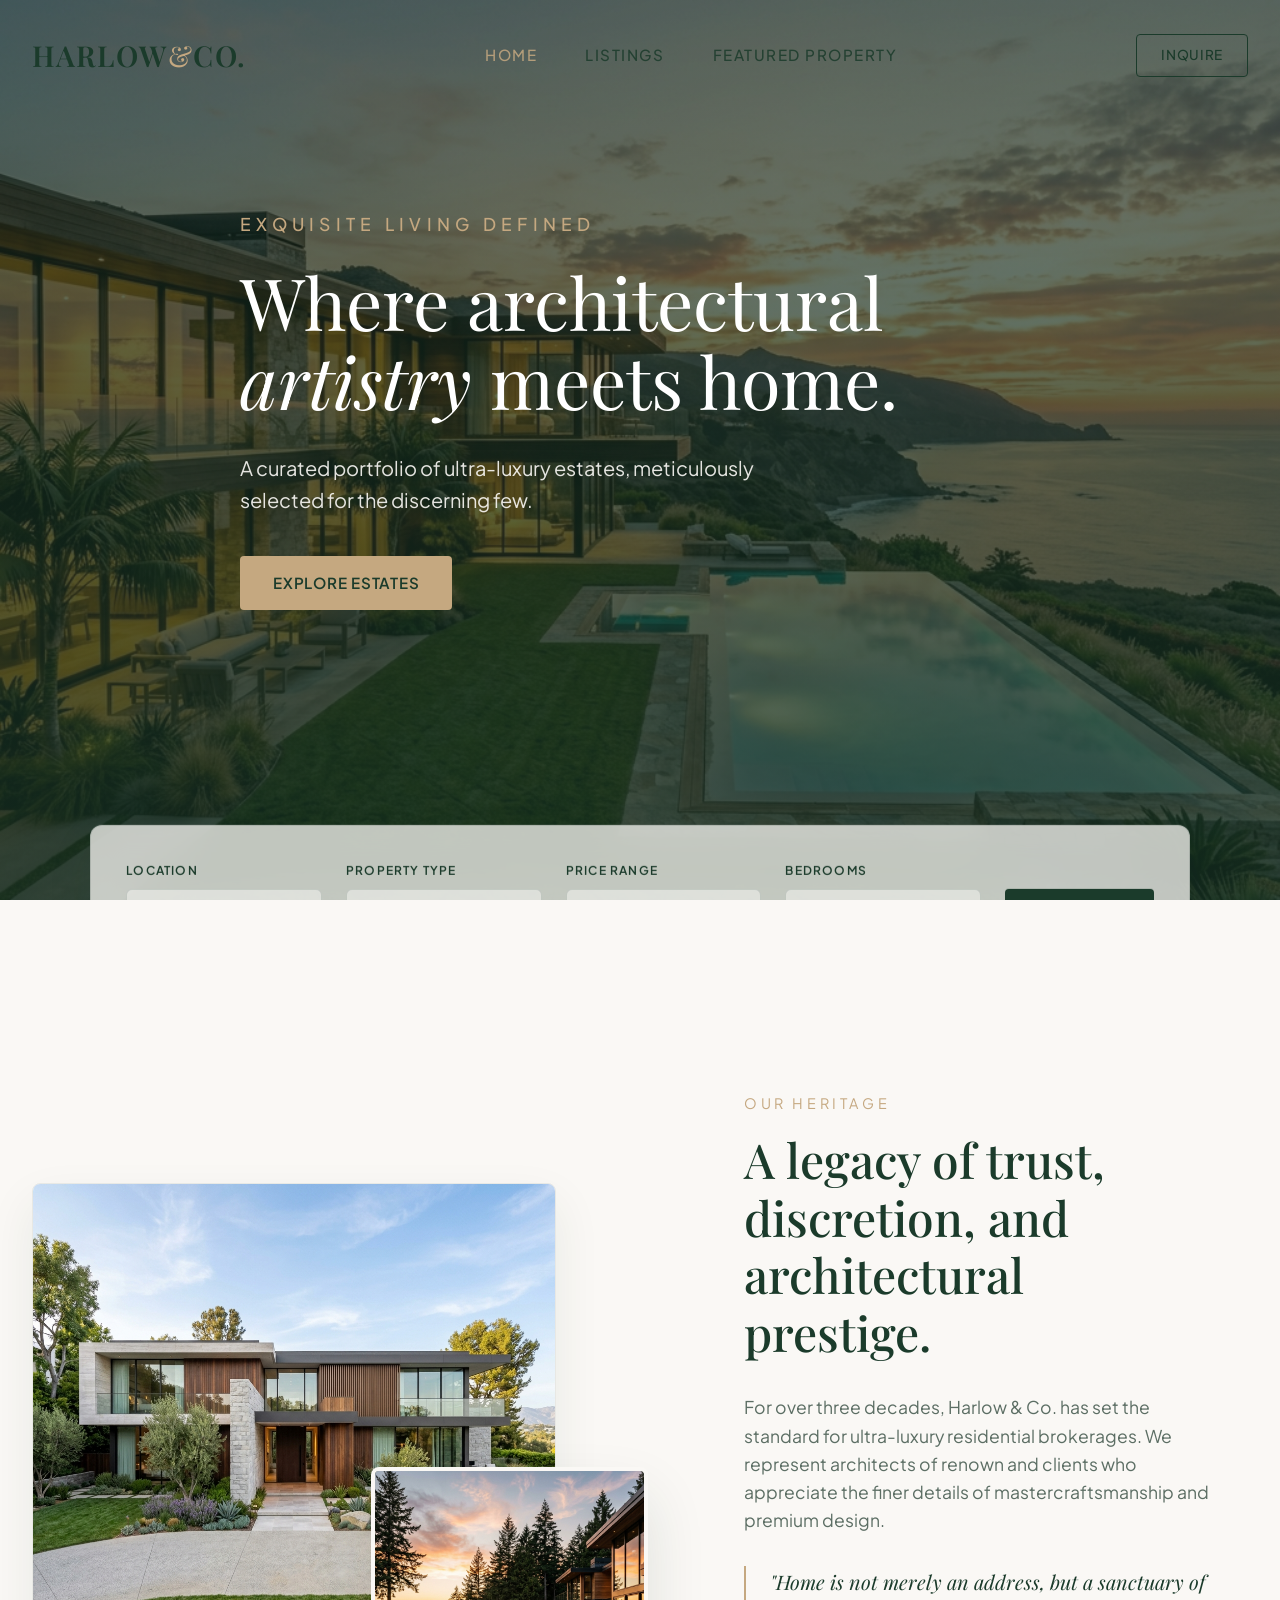
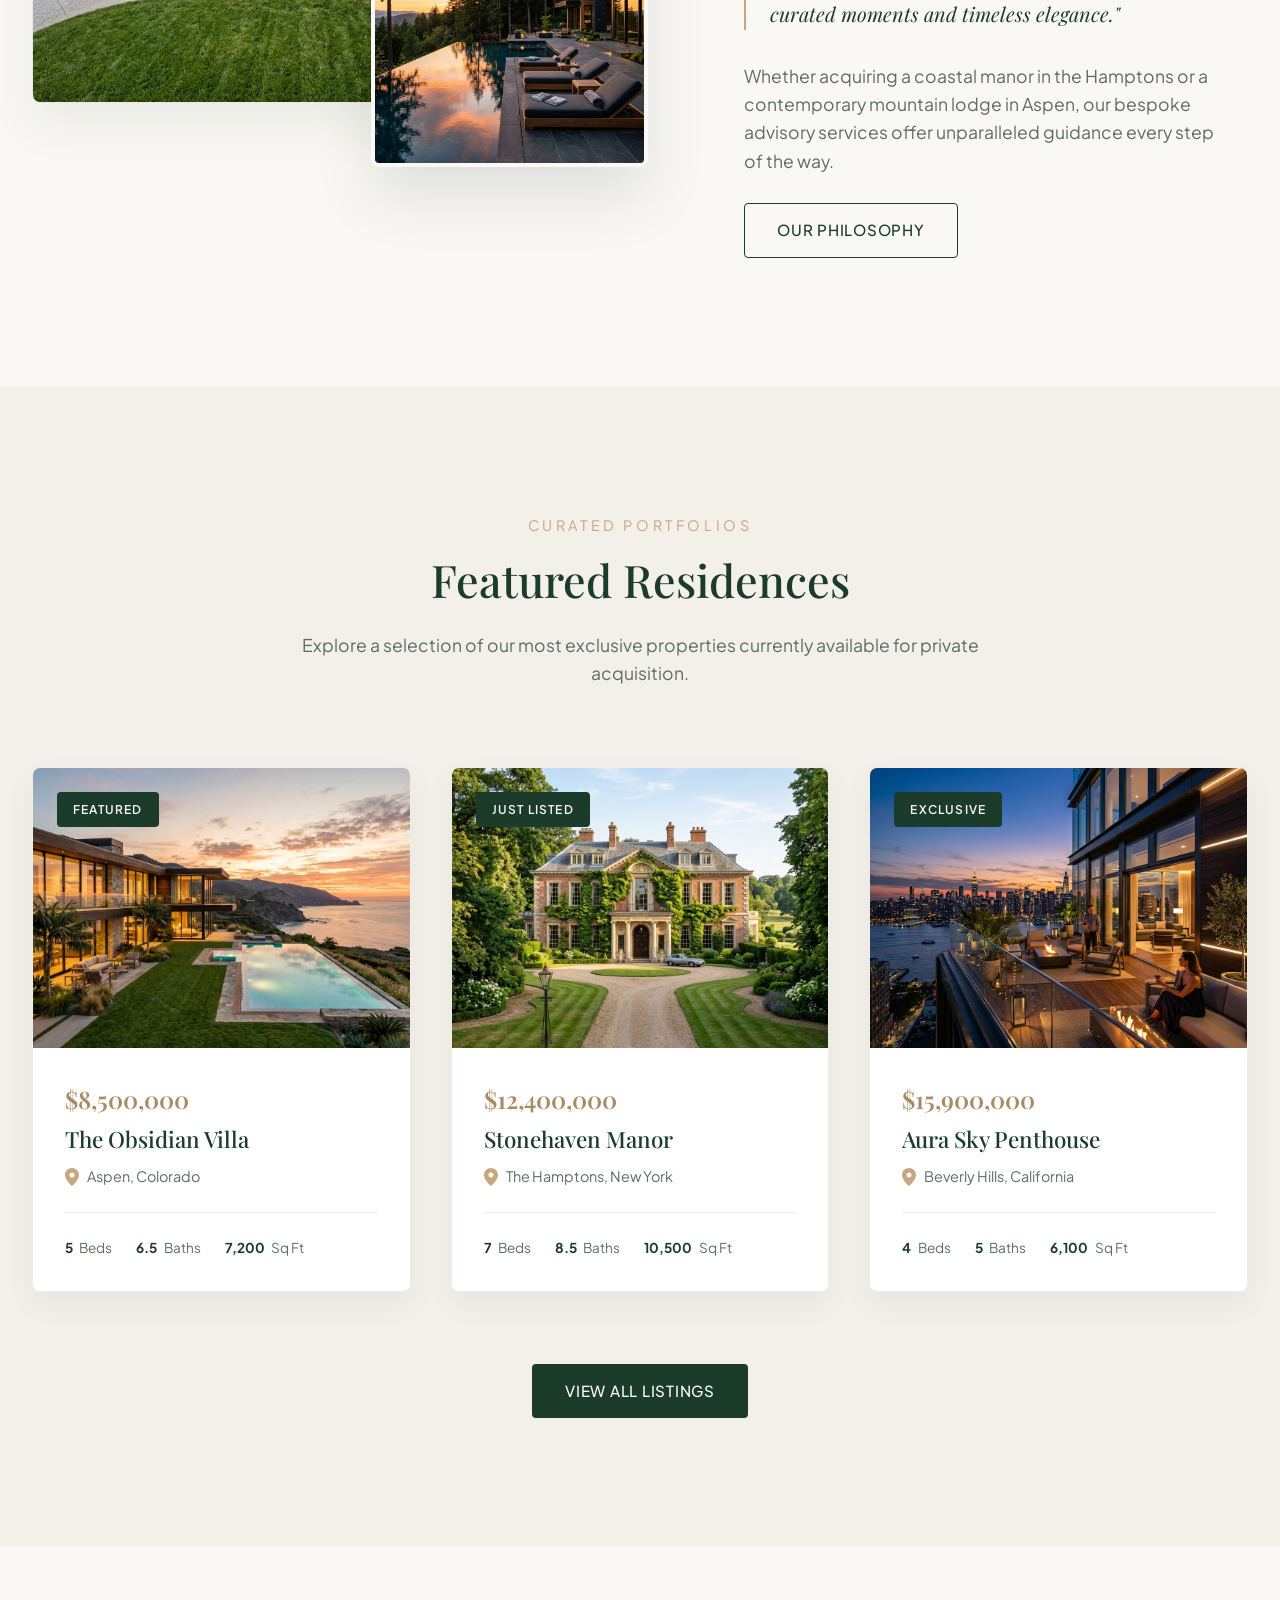
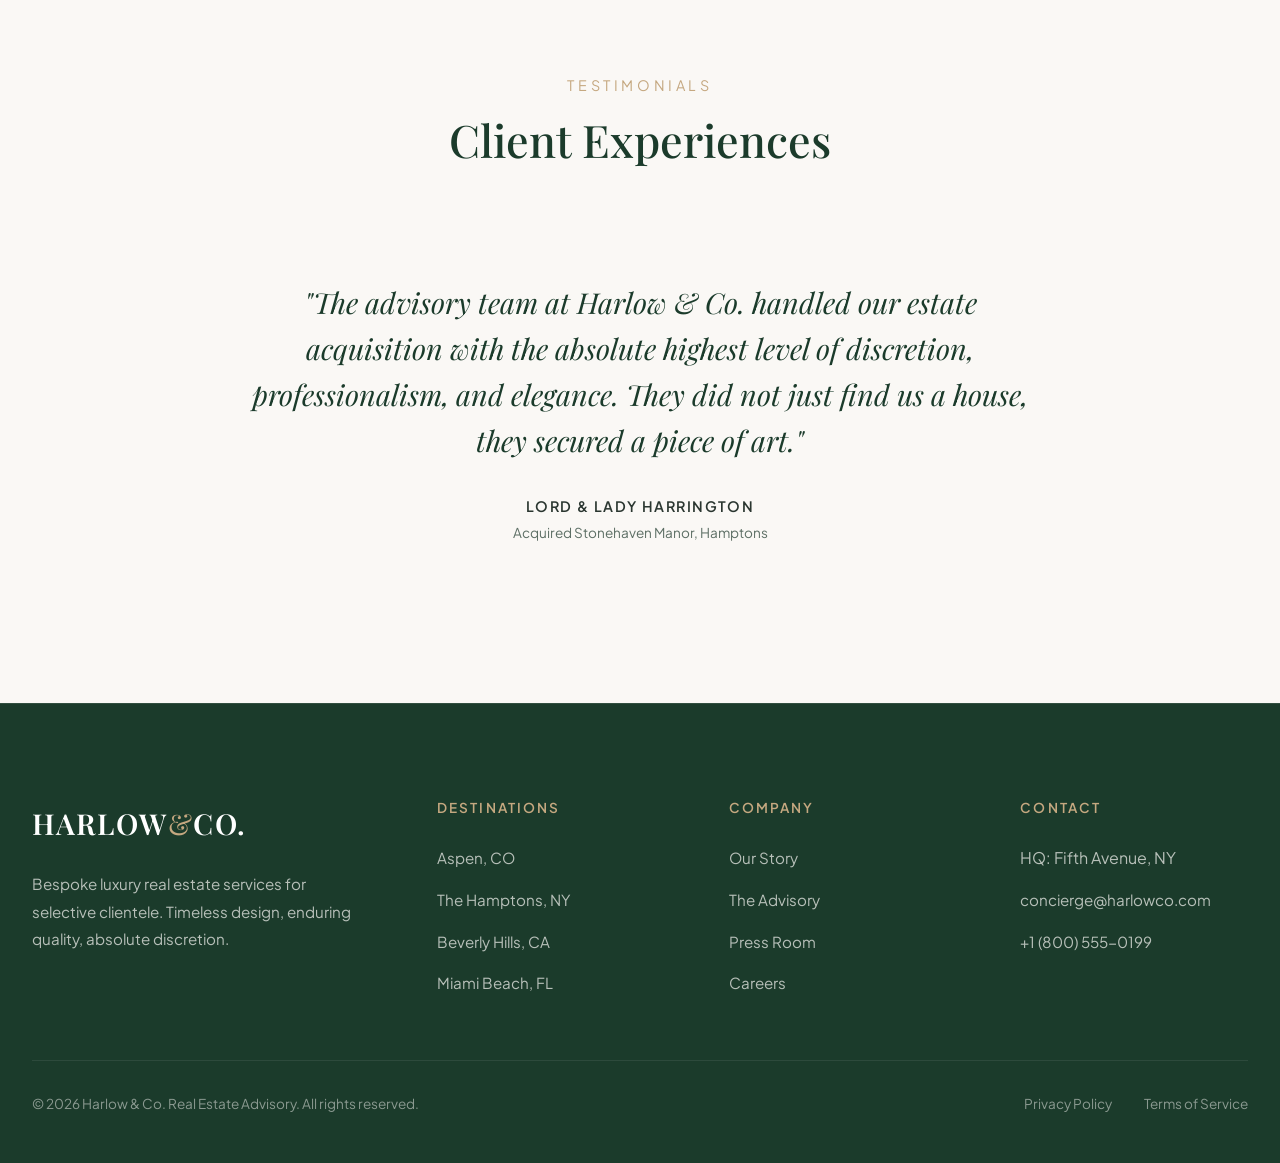
<file: index.html>
<!DOCTYPE html>
<html lang="en">
<head>
  <meta charset="UTF-8">
  <meta name="viewport" content="width=device-width, initial-scale=1.0">
  <title>Harlow & Co. | Luxury Real Estate</title>
  <meta name="description" content="Harlow & Co. presents an exclusive portfolio of the world's most prestigious luxury estates, modern villas, and sky penthouses.">
  <link rel="stylesheet" href="styles.css">
</head>
<body>

  <!-- Navigation -->
  <header class="header-nav" id="mainNav">
    <div class="container nav-container">
      <a href="index.html" class="logo" id="navLogo">HARLOW<span>&</span>CO.</a>
      <nav>
        <ul class="nav-links">
          <li><a href="index.html" style="color: var(--color-gold);">Home</a></li>
          <li><a href="listings.html">Listings</a></li>
          <li><a href="property-detail.html">Featured Property</a></li>
        </ul>
      </nav>
      <div class="nav-cta">
        <a href="property-detail.html#contact" class="btn btn-outline" style="padding: 0.6rem 1.5rem; font-size: 0.85rem;">Inquire</a>
      </div>
    </div>
  </header>

  <!-- Hero Section -->
  <section class="hero">
    <div class="hero-bg">
      <img src="images/hero_villa.png" alt="Luxury Villa Exterior" id="heroImage">
    </div>
    <div class="hero-overlay"></div>
    <div class="container">
      <div class="hero-content">
        <span class="hero-tagline">Exquisite Living Defined</span>
        <h1 class="hero-title">Where architectural <span>artistry</span> meets home.</h1>
        <p style="font-size: 1.25rem; opacity: 0.9; margin-bottom: 2.5rem; max-width: 600px;">
          A curated portfolio of ultra-luxury estates, meticulously selected for the discerning few.
        </p>
        <a href="listings.html" class="btn btn-gold">Explore Estates</a>
      </div>
    </div>

    <!-- Floating Glassmorphic Search Bar -->
    <div class="search-container">
      <form action="listings.html" method="GET" class="glass-search" id="homeSearchForm">
        <div class="search-field">
          <label for="location">Location</label>
          <select name="location" id="location">
            <option value="">Any Location</option>
            <option value="aspen">Aspen, CO</option>
            <option value="hamptons">The Hamptons, NY</option>
            <option value="beverly-hills">Beverly Hills, CA</option>
          </select>
        </div>
        <div class="search-field">
          <label for="type">Property Type</label>
          <select name="type" id="type">
            <option value="">Any Type</option>
            <option value="villa">Modern Villa</option>
            <option value="estate">Historic Estate</option>
            <option value="penthouse">Sky Penthouse</option>
          </select>
        </div>
        <div class="search-field">
          <label for="price">Price Range</label>
          <select name="price" id="price">
            <option value="">Any Price</option>
            <option value="5-10">$5M – $10M</option>
            <option value="10-15">$10M – $15M</option>
            <option value="15+">$15M+</option>
          </select>
        </div>
        <div class="search-field">
          <label for="beds">Bedrooms</label>
          <select name="beds" id="beds">
            <option value="">Any Beds</option>
            <option value="3">3+ Bedrooms</option>
            <option value="4">4+ Bedrooms</option>
            <option value="5">5+ Bedrooms</option>
          </select>
        </div>
        <button type="submit" class="btn btn-primary search-btn" id="searchSubmitBtn">Search</button>
      </form>
    </div>
  </section>

  <!-- About / Teaser Section -->
  <section class="section" style="padding-top: 12rem;">
    <div class="container">
      <div class="about-teaser">
        <div class="about-graphics">
          <img src="images/estate_2.png" alt="Harlow Real Estate Exterior" class="about-img-large" id="aboutImgLarge">
          <img src="images/pool_side.png" alt="Luxury Pool View" class="about-img-small" id="aboutImgSmall">
        </div>
        <div class="about-content-text">
          <span class="section-subtitle">Our Heritage</span>
          <h2 id="aboutTitle">A legacy of trust, discretion, and architectural prestige.</h2>
          <p>
            For over three decades, Harlow & Co. has set the standard for ultra-luxury residential brokerages. We represent architects of renown and clients who appreciate the finer details of mastercraftsmanship and premium design.
          </p>
          <div class="about-highlight">
            "Home is not merely an address, but a sanctuary of curated moments and timeless elegance."
          </div>
          <p>
            Whether acquiring a coastal manor in the Hamptons or a contemporary mountain lodge in Aspen, our bespoke advisory services offer unparalleled guidance every step of the way.
          </p>
          <a href="listings.html" class="btn btn-outline" id="aboutLearnBtn">Our Philosophy</a>
        </div>
      </div>
    </div>
  </section>

  <!-- Curated Collection Grid Section -->
  <section class="section section-bg-alt">
    <div class="container">
      <div class="section-header">
        <span class="section-subtitle">Curated Portfolios</span>
        <h2 class="section-title">Featured Residences</h2>
        <p class="section-desc">Explore a selection of our most exclusive properties currently available for private acquisition.</p>
      </div>

      <div class="listings-grid">
        <!-- Property 1 -->
        <article class="property-card" id="featuredCard1">
          <div class="card-img-wrapper">
            <span class="card-badge">Featured</span>
            <img src="images/hero_villa.png" alt="The Obsidian Villa">
          </div>
          <div class="card-content">
            <div class="card-price">$8,500,000</div>
            <h3 class="card-title"><a href="property-detail.html">The Obsidian Villa</a></h3>
            <div class="card-location">
              <svg width="14" height="18" viewBox="0 0 14 18" fill="none" xmlns="http://www.w3.org/2000/svg">
                <path d="M7 0C3.13 0 0 3.13 0 7C0 12.25 7 18 7 18C7 18 14 12.25 14 7C14 3.13 10.87 0 7 0ZM7 9.5C5.62 9.5 4.5 8.38 4.5 7C4.5 5.62 5.62 4.5 7 4.5C8.38 4.5 9.5 5.62 9.5 7C9.5 8.38 8.38 9.5 7 9.5Z" fill="#C5A880"/>
              </svg>
              Aspen, Colorado
            </div>
            <div class="card-details">
              <span><strong>5</strong> Beds</span>
              <span><strong>6.5</strong> Baths</span>
              <span><strong>7,200</strong> Sq Ft</span>
            </div>
          </div>
        </article>

        <!-- Property 2 -->
        <article class="property-card" id="featuredCard2">
          <div class="card-img-wrapper">
            <span class="card-badge">Just Listed</span>
            <img src="images/estate_3.png" alt="Stonehaven Manor">
          </div>
          <div class="card-content">
            <div class="card-price">$12,400,000</div>
            <h3 class="card-title"><a href="listings.html">Stonehaven Manor</a></h3>
            <div class="card-location">
              <svg width="14" height="18" viewBox="0 0 14 18" fill="none" xmlns="http://www.w3.org/2000/svg">
                <path d="M7 0C3.13 0 0 3.13 0 7C0 12.25 7 18 7 18C7 18 14 12.25 14 7C14 3.13 10.87 0 7 0ZM7 9.5C5.62 9.5 4.5 8.38 4.5 7C4.5 5.62 5.62 4.5 7 4.5C8.38 4.5 9.5 5.62 9.5 7C9.5 8.38 8.38 9.5 7 9.5Z" fill="#C5A880"/>
              </svg>
              The Hamptons, New York
            </div>
            <div class="card-details">
              <span><strong>7</strong> Beds</span>
              <span><strong>8.5</strong> Baths</span>
              <span><strong>10,500</strong> Sq Ft</span>
            </div>
          </div>
        </article>

        <!-- Property 3 -->
        <article class="property-card" id="featuredCard3">
          <div class="card-img-wrapper">
            <span class="card-badge">Exclusive</span>
            <img src="images/estate_4.png" alt="Aura Sky Penthouse">
          </div>
          <div class="card-content">
            <div class="card-price">$15,900,000</div>
            <h3 class="card-title"><a href="listings.html">Aura Sky Penthouse</a></h3>
            <div class="card-location">
              <svg width="14" height="18" viewBox="0 0 14 18" fill="none" xmlns="http://www.w3.org/2000/svg">
                <path d="M7 0C3.13 0 0 3.13 0 7C0 12.25 7 18 7 18C7 18 14 12.25 14 7C14 3.13 10.87 0 7 0ZM7 9.5C5.62 9.5 4.5 8.38 4.5 7C4.5 5.62 5.62 4.5 7 4.5C8.38 4.5 9.5 5.62 9.5 7C9.5 8.38 8.38 9.5 7 9.5Z" fill="#C5A880"/>
              </svg>
              Beverly Hills, California
            </div>
            <div class="card-details">
              <span><strong>4</strong> Beds</span>
              <span><strong>5</strong> Baths</span>
              <span><strong>6,100</strong> Sq Ft</span>
            </div>
          </div>
        </article>
      </div>

      <div style="text-align: center; margin-top: 4.5rem;">
        <a href="listings.html" class="btn btn-primary" id="viewAllListingsBtn">View All Listings</a>
      </div>
    </div>
  </section>

  <!-- Testimonials Section -->
  <section class="section">
    <div class="container">
      <div class="section-header">
        <span class="section-subtitle">Testimonials</span>
        <h2 class="section-title">Client Experiences</h2>
      </div>

      <div style="max-width: 800px; margin: 0 auto; text-align: center; padding: 2rem 0;">
        <p style="font-family: var(--font-serif); font-size: 1.8rem; font-style: italic; line-height: 1.6; color: var(--color-green-primary); margin-bottom: 2rem;" id="testimonialText">
          "The advisory team at Harlow & Co. handled our estate acquisition with the absolute highest level of discretion, professionalism, and elegance. They did not just find us a house, they secured a piece of art."
        </p>
        <div style="font-weight: 600; text-transform: uppercase; letter-spacing: 0.1em; font-size: 0.9rem;" id="testimonialAuthor">
          Lord & Lady Harrington
        </div>
        <div style="color: var(--color-text-muted); font-size: 0.85rem; margin-top: 0.2rem;">
          Acquired Stonehaven Manor, Hamptons
        </div>
      </div>
    </div>
  </section>

  <!-- Footer -->
  <footer class="site-footer">
    <div class="container">
      <div class="footer-grid">
        <div class="footer-brand">
          <a href="index.html" class="logo" style="color: #fff; display: inline-block; margin-bottom: 1.5rem;">HARLOW<span>&</span>CO.</a>
          <p>Bespoke luxury real estate services for selective clientele. Timeless design, enduring quality, absolute discretion.</p>
        </div>
        <div class="footer-col">
          <h4>Destinations</h4>
          <ul class="footer-links">
            <li><a href="listings.html">Aspen, CO</a></li>
            <li><a href="listings.html">The Hamptons, NY</a></li>
            <li><a href="listings.html">Beverly Hills, CA</a></li>
            <li><a href="listings.html">Miami Beach, FL</a></li>
          </ul>
        </div>
        <div class="footer-col">
          <h4>Company</h4>
          <ul class="footer-links">
            <li><a href="#">Our Story</a></li>
            <li><a href="#">The Advisory</a></li>
            <li><a href="#">Press Room</a></li>
            <li><a href="#">Careers</a></li>
          </ul>
        </div>
        <div class="footer-col">
          <h4>Contact</h4>
          <ul class="footer-links">
            <li><span style="color: rgba(250,248,245,0.7);">HQ: Fifth Avenue, NY</span></li>
            <li><a href="mailto:concierge@harlowco.com">concierge@harlowco.com</a></li>
            <li><a href="tel:+18005550199">+1 (800) 555-0199</a></li>
          </ul>
        </div>
      </div>
      <div class="footer-bottom">
        <div>&copy; 2026 Harlow & Co. Real Estate Advisory. All rights reserved.</div>
        <div style="display: flex; gap: 2rem;">
          <a href="#">Privacy Policy</a>
          <a href="#">Terms of Service</a>
        </div>
      </div>
    </div>
  </footer>

  <!-- Scroll effect script -->
  <script>
    const header = document.getElementById('mainNav');
    window.addEventListener('scroll', () => {
      if (window.scrollY > 50) {
        header.classList.add('scrolled');
      } else {
        header.classList.remove('scrolled');
      }
    });
  </script>
</body>
</html>
</file>
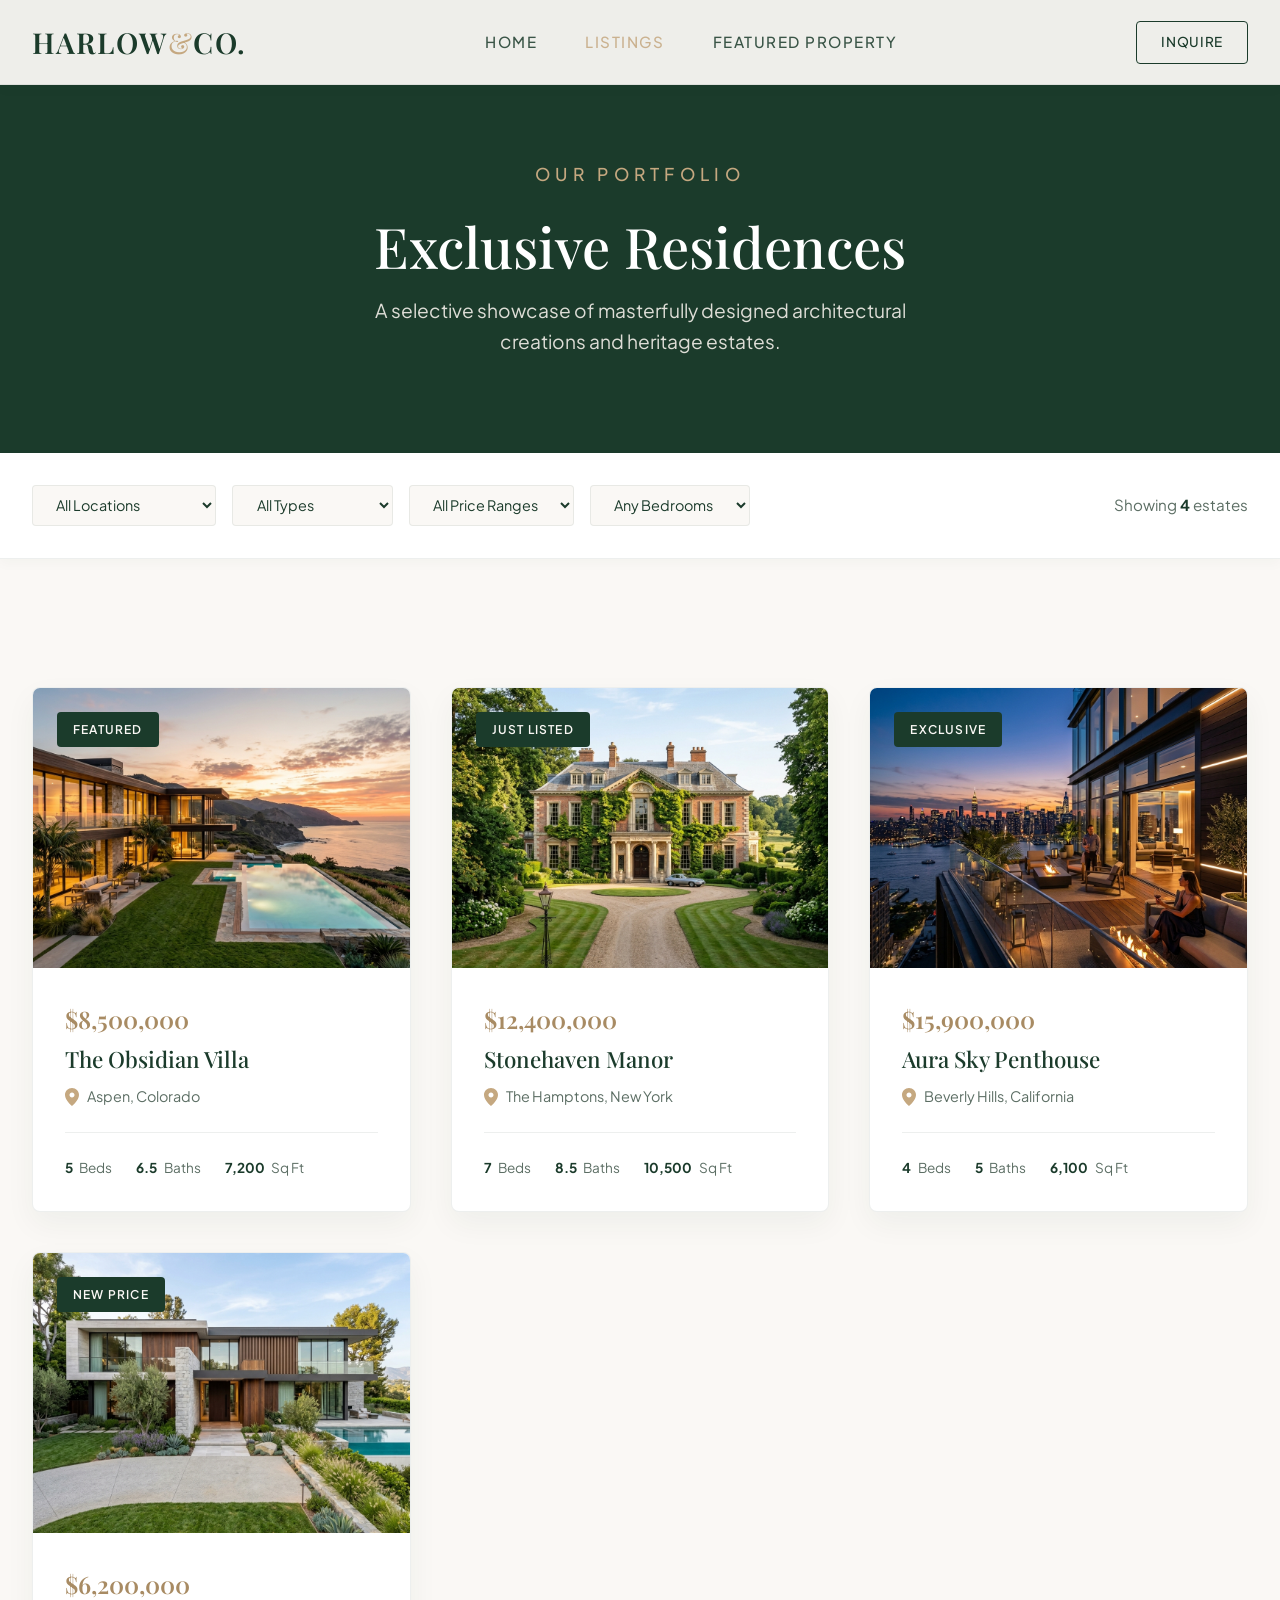
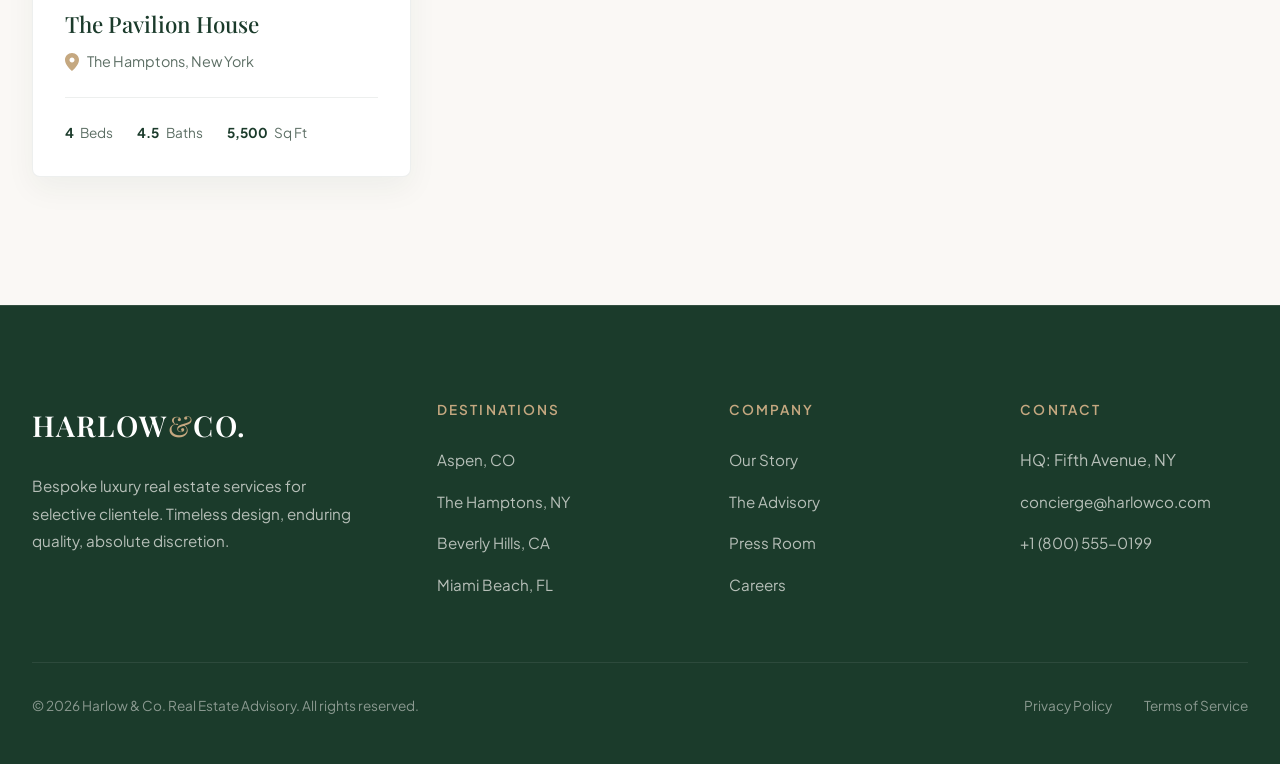
<file: listings.html>
<!DOCTYPE html>
<html lang="en">
<head>
  <meta charset="UTF-8">
  <meta name="viewport" content="width=device-width, initial-scale=1.0">
  <title>Residences | Harlow & Co.</title>
  <meta name="description" content="Browse our curated collection of luxury estates, penthouses, and private villas. Find your next masterpiece home.">
  <link rel="stylesheet" href="styles.css">
  <style>
    /* Custom listing transitions for smooth JS filtering */
    .property-card {
      transition: opacity 0.4s cubic-bezier(0.16, 1, 0.3, 1), 
                  transform 0.4s cubic-bezier(0.16, 1, 0.3, 1),
                  box-shadow 0.4s cubic-bezier(0.16, 1, 0.3, 1),
                  border-color 0.4s cubic-bezier(0.16, 1, 0.3, 1);
    }
    
    .property-card.hide {
      opacity: 0;
      transform: scale(0.92) translateY(20px);
      pointer-events: none;
      position: absolute;
      width: 0;
      height: 0;
      overflow: hidden;
      padding: 0;
      margin: 0;
      border: none;
    }
    
    /* Ensure the grid handles absolute-positioned hidden cards nicely */
    .listings-grid {
      position: relative;
      transition: min-height 0.4s ease;
    }
  </style>
</head>
<body>

  <!-- Navigation -->
  <header class="header-nav scrolled" id="mainNav">
    <div class="container nav-container">
      <a href="index.html" class="logo" id="navLogo">HARLOW<span>&</span>CO.</a>
      <nav>
        <ul class="nav-links">
          <li><a href="index.html">Home</a></li>
          <li><a href="listings.html" style="color: var(--color-gold);">Listings</a></li>
          <li><a href="property-detail.html">Featured Property</a></li>
        </ul>
      </nav>
      <div class="nav-cta">
        <a href="property-detail.html#contact" class="btn btn-outline" style="padding: 0.6rem 1.5rem; font-size: 0.85rem;">Inquire</a>
      </div>
    </div>
  </header>

  <!-- Listings Hero -->
  <section class="listings-hero">
    <div class="container">
      <span class="hero-tagline" style="color: var(--color-gold);">Our Portfolio</span>
      <h1>Exclusive Residences</h1>
      <p>A selective showcase of masterfully designed architectural creations and heritage estates.</p>
    </div>
  </section>

  <!-- Filter Bar -->
  <div class="filter-bar">
    <div class="container filter-container">
      <div class="filter-group" id="filterControls">
        <select class="filter-select" id="filterLocation" aria-label="Filter by Location">
          <option value="all">All Locations</option>
          <option value="aspen">Aspen, CO</option>
          <option value="hamptons">The Hamptons, NY</option>
          <option value="beverly-hills">Beverly Hills, CA</option>
        </select>
        
        <select class="filter-select" id="filterType" aria-label="Filter by Property Type">
          <option value="all">All Types</option>
          <option value="villa">Modern Villa</option>
          <option value="estate">Historic Estate</option>
          <option value="penthouse">Sky Penthouse</option>
        </select>

        <select class="filter-select" id="filterPrice" aria-label="Filter by Price Range">
          <option value="all">All Price Ranges</option>
          <option value="5-10">$5M – $10M</option>
          <option value="10-15">$10M – $15M</option>
          <option value="15+">$15M+</option>
        </select>

        <select class="filter-select" id="filterBeds" aria-label="Filter by Bedrooms">
          <option value="all">Any Bedrooms</option>
          <option value="4">4+ Beds</option>
          <option value="5">5+ Beds</option>
          <option value="7">7+ Beds</option>
        </select>
      </div>

      <div class="results-count" id="resultsText">
        Showing <strong>4</strong> estates
      </div>
    </div>
  </div>

  <!-- Listings Grid Section -->
  <section class="section">
    <div class="container">
      <div class="listings-grid" id="listingsGrid">
        
        <!-- Card 1: Obsidian Villa -->
        <article class="property-card" 
                 data-location="aspen" 
                 data-type="villa" 
                 data-price="8.5" 
                 data-beds="5" 
                 id="cardObsidian">
          <div class="card-img-wrapper">
            <span class="card-badge">Featured</span>
            <img src="images/hero_villa.png" alt="The Obsidian Villa">
          </div>
          <div class="card-content">
            <div class="card-price">$8,500,000</div>
            <h3 class="card-title"><a href="property-detail.html">The Obsidian Villa</a></h3>
            <div class="card-location">
              <svg width="14" height="18" viewBox="0 0 14 18" fill="none" xmlns="http://www.w3.org/2000/svg">
                <path d="M7 0C3.13 0 0 3.13 0 7C0 12.25 7 18 7 18C7 18 14 12.25 14 7C14 3.13 10.87 0 7 0ZM7 9.5C5.62 9.5 4.5 8.38 4.5 7C4.5 5.62 5.62 4.5 7 4.5C8.38 4.5 9.5 5.62 9.5 7C9.5 8.38 8.38 9.5 7 9.5Z" fill="#C5A880"/>
              </svg>
              Aspen, Colorado
            </div>
            <div class="card-details">
              <span><strong>5</strong> Beds</span>
              <span><strong>6.5</strong> Baths</span>
              <span><strong>7,200</strong> Sq Ft</span>
            </div>
          </div>
        </article>

        <!-- Card 2: Stonehaven Manor -->
        <article class="property-card" 
                 data-location="hamptons" 
                 data-type="estate" 
                 data-price="12.4" 
                 data-beds="7" 
                 id="cardStonehaven">
          <div class="card-img-wrapper">
            <span class="card-badge">Just Listed</span>
            <img src="images/estate_3.png" alt="Stonehaven Manor">
          </div>
          <div class="card-content">
            <div class="card-price">$12,400,000</div>
            <h3 class="card-title"><a href="property-detail.html">Stonehaven Manor</a></h3>
            <div class="card-location">
              <svg width="14" height="18" viewBox="0 0 14 18" fill="none" xmlns="http://www.w3.org/2000/svg">
                <path d="M7 0C3.13 0 0 3.13 0 7C0 12.25 7 18 7 18C7 18 14 12.25 14 7C14 3.13 10.87 0 7 0ZM7 9.5C5.62 9.5 4.5 8.38 4.5 7C4.5 5.62 5.62 4.5 7 4.5C8.38 4.5 9.5 5.62 9.5 7C9.5 8.38 8.38 9.5 7 9.5Z" fill="#C5A880"/>
              </svg>
              The Hamptons, New York
            </div>
            <div class="card-details">
              <span><strong>7</strong> Beds</span>
              <span><strong>8.5</strong> Baths</span>
              <span><strong>10,500</strong> Sq Ft</span>
            </div>
          </div>
        </article>

        <!-- Card 3: Aura Sky Penthouse -->
        <article class="property-card" 
                 data-location="beverly-hills" 
                 data-type="penthouse" 
                 data-price="15.9" 
                 data-beds="4" 
                 id="cardAura">
          <div class="card-img-wrapper">
            <span class="card-badge">Exclusive</span>
            <img src="images/estate_4.png" alt="Aura Sky Penthouse">
          </div>
          <div class="card-content">
            <div class="card-price">$15,900,000</div>
            <h3 class="card-title"><a href="property-detail.html">Aura Sky Penthouse</a></h3>
            <div class="card-location">
              <svg width="14" height="18" viewBox="0 0 14 18" fill="none" xmlns="http://www.w3.org/2000/svg">
                <path d="M7 0C3.13 0 0 3.13 0 7C0 12.25 7 18 7 18C7 18 14 12.25 14 7C14 3.13 10.87 0 7 0ZM7 9.5C5.62 9.5 4.5 8.38 4.5 7C4.5 5.62 5.62 4.5 7 4.5C8.38 4.5 9.5 5.62 9.5 7C9.5 8.38 8.38 9.5 7 9.5Z" fill="#C5A880"/>
              </svg>
              Beverly Hills, California
            </div>
            <div class="card-details">
              <span><strong>4</strong> Beds</span>
              <span><strong>5</strong> Baths</span>
              <span><strong>6,100</strong> Sq Ft</span>
            </div>
          </div>
        </article>

        <!-- Card 4: The Pavilion House -->
        <article class="property-card" 
                 data-location="hamptons" 
                 data-type="villa" 
                 data-price="6.2" 
                 data-beds="4" 
                 id="cardPavilion">
          <div class="card-img-wrapper">
            <span class="card-badge">New Price</span>
            <img src="images/estate_2.png" alt="The Pavilion House">
          </div>
          <div class="card-content">
            <div class="card-price">$6,200,000</div>
            <h3 class="card-title"><a href="property-detail.html">The Pavilion House</a></h3>
            <div class="card-location">
              <svg width="14" height="18" viewBox="0 0 14 18" fill="none" xmlns="http://www.w3.org/2000/svg">
                <path d="M7 0C3.13 0 0 3.13 0 7C0 12.25 7 18 7 18C7 18 14 12.25 14 7C14 3.13 10.87 0 7 0ZM7 9.5C5.62 9.5 4.5 8.38 4.5 7C4.5 5.62 5.62 4.5 7 4.5C8.38 4.5 9.5 5.62 9.5 7C9.5 8.38 8.38 9.5 7 9.5Z" fill="#C5A880"/>
              </svg>
              The Hamptons, New York
            </div>
            <div class="card-details">
              <span><strong>4</strong> Beds</span>
              <span><strong>4.5</strong> Baths</span>
              <span><strong>5,500</strong> Sq Ft</span>
            </div>
          </div>
        </article>

      </div>
    </div>
  </section>

  <!-- Footer -->
  <footer class="site-footer">
    <div class="container">
      <div class="footer-grid">
        <div class="footer-brand">
          <a href="index.html" class="logo" style="color: #fff; display: inline-block; margin-bottom: 1.5rem;">HARLOW<span>&</span>CO.</a>
          <p>Bespoke luxury real estate services for selective clientele. Timeless design, enduring quality, absolute discretion.</p>
        </div>
        <div class="footer-col">
          <h4>Destinations</h4>
          <ul class="footer-links">
            <li><a href="listings.html">Aspen, CO</a></li>
            <li><a href="listings.html">The Hamptons, NY</a></li>
            <li><a href="listings.html">Beverly Hills, CA</a></li>
            <li><a href="listings.html">Miami Beach, FL</a></li>
          </ul>
        </div>
        <div class="footer-col">
          <h4>Company</h4>
          <ul class="footer-links">
            <li><a href="#">Our Story</a></li>
            <li><a href="#">The Advisory</a></li>
            <li><a href="#">Press Room</a></li>
            <li><a href="#">Careers</a></li>
          </ul>
        </div>
        <div class="footer-col">
          <h4>Contact</h4>
          <ul class="footer-links">
            <li><span style="color: rgba(250,248,245,0.7);">HQ: Fifth Avenue, NY</span></li>
            <li><a href="mailto:concierge@harlowco.com">concierge@harlowco.com</a></li>
            <li><a href="tel:+18005550199">+1 (800) 555-0199</a></li>
          </ul>
        </div>
      </div>
      <div class="footer-bottom">
        <div>&copy; 2026 Harlow & Co. Real Estate Advisory. All rights reserved.</div>
        <div style="display: flex; gap: 2rem;">
          <a href="#">Privacy Policy</a>
          <a href="#">Terms of Service</a>
        </div>
      </div>
    </div>
  </footer>

  <!-- Script for Filtering and Page Logic -->
  <script>
    // Grab query parameters if coming from home search
    document.addEventListener('DOMContentLoaded', () => {
      const urlParams = new URLSearchParams(window.location.search);
      const locParam = urlParams.get('location');
      const typeParam = urlParams.get('type');
      const priceParam = urlParams.get('price');
      const bedsParam = urlParams.get('beds');

      if (locParam) document.getElementById('filterLocation').value = locParam;
      if (typeParam) document.getElementById('filterType').value = typeParam;
      if (priceParam) document.getElementById('filterPrice').value = priceParam;
      if (bedsParam) document.getElementById('filterBeds').value = bedsParam;

      // Initial filter run
      filterEstates();
    });

    const locationFilter = document.getElementById('filterLocation');
    const typeFilter = document.getElementById('filterType');
    const priceFilter = document.getElementById('filterPrice');
    const bedsFilter = document.getElementById('filterBeds');
    const resultsCount = document.getElementById('resultsText');
    const cards = document.querySelectorAll('.property-card');

    function filterEstates() {
      const locVal = locationFilter.value;
      const typeVal = typeFilter.value;
      const priceVal = priceFilter.value;
      const bedsVal = bedsFilter.value;

      let visibleCount = 0;

      cards.forEach(card => {
        const cardLoc = card.getAttribute('data-location');
        const cardType = card.getAttribute('data-type');
        const cardPrice = parseFloat(card.getAttribute('data-price'));
        const cardBeds = parseInt(card.getAttribute('data-beds'), 10);

        let locMatch = (locVal === 'all' || locVal === cardLoc);
        let typeMatch = (typeVal === 'all' || typeVal === cardType);
        
        let priceMatch = false;
        if (priceVal === 'all') {
          priceMatch = true;
        } else if (priceVal === '5-10') {
          priceMatch = (cardPrice >= 5.0 && cardPrice <= 10.0);
        } else if (priceVal === '10-15') {
          priceMatch = (cardPrice > 10.0 && cardPrice <= 15.0);
        } else if (priceVal === '15+') {
          priceMatch = (cardPrice > 15.0);
        }

        let bedsMatch = false;
        if (bedsVal === 'all') {
          bedsMatch = true;
        } else {
          bedsMatch = (cardBeds >= parseInt(bedsVal, 10));
        }

        if (locMatch && typeMatch && priceMatch && bedsMatch) {
          card.classList.remove('hide');
          visibleCount++;
        } else {
          card.classList.add('hide');
        }
      });

      resultsCount.innerHTML = `Showing <strong>${visibleCount}</strong> estate${visibleCount === 1 ? '' : 's'}`;
    }

    // Attach listeners
    locationFilter.addEventListener('change', filterEstates);
    typeFilter.addEventListener('change', filterEstates);
    priceFilter.addEventListener('change', filterEstates);
    bedsFilter.addEventListener('change', filterEstates);
  </script>
</body>
</html>
</file>
<file: styles.css>
@import url('https://fonts.googleapis.com/css2?family=Playfair+Display:ital,wght@0,400..900;1,400..900&family=Plus+Jakarta+Sans:wght@300;400;500;600;700&display=swap');

:root {
  /* Color Palette */
  --color-cream-bg: #FAF8F5;
  --color-cream-card: #FFFFFF;
  --color-cream-alt: #F3EFE9;
  --color-green-primary: #1B3B2B;
  --color-green-secondary: #2D523E;
  --color-green-light: #E8EDE9;
  --color-gold: #C5A880;
  --color-gold-dark: #A88B63;
  --color-text-main: #2A3630;
  --color-text-muted: #5C6E64;
  --color-border: rgba(27, 59, 43, 0.08);
  
  /* Typography */
  --font-serif: 'Playfair Display', Georgia, serif;
  --font-sans: 'Plus Jakarta Sans', system-ui, -apple-system, sans-serif;
  
  /* Shadows */
  --shadow-sm: 0 4px 12px rgba(27, 59, 43, 0.03);
  --shadow-md: 0 12px 30px rgba(27, 59, 43, 0.05);
  --shadow-lg: 0 20px 48px rgba(27, 59, 43, 0.08);
  --shadow-hover: 0 30px 60px rgba(27, 59, 43, 0.12);
  
  /* Glassmorphism */
  --glass-bg: rgba(250, 248, 245, 0.75);
  --glass-border: rgba(27, 59, 43, 0.15);
  --glass-blur: blur(16px);
  
  /* Transitions */
  --transition-smooth: all 0.4s cubic-bezier(0.16, 1, 0.3, 1);
}

/* Reset */
*, *::before, *::after {
  box-sizing: border-box;
  margin: 0;
  padding: 0;
}

body {
  background-color: var(--color-cream-bg);
  color: var(--color-text-main);
  font-family: var(--font-sans);
  line-height: 1.6;
  -webkit-font-smoothing: antialiased;
  overflow-x: hidden;
}

h1, h2, h3, h4, h5, h6 {
  font-family: var(--font-serif);
  color: var(--color-green-primary);
  font-weight: 500;
  line-height: 1.2;
}

a {
  text-decoration: none;
  color: inherit;
  transition: var(--transition-smooth);
}

img {
  max-width: 100%;
  display: block;
  object-fit: cover;
}

/* Utility Layouts */
.container {
  max-width: 1320px;
  margin: 0 auto;
  padding: 0 2rem;
}

/* Buttons */
.btn {
  display: inline-flex;
  align-items: center;
  justify-content: center;
  padding: 0.875rem 2rem;
  font-family: var(--font-sans);
  font-weight: 500;
  font-size: 0.95rem;
  letter-spacing: 0.05em;
  text-transform: uppercase;
  border-radius: 4px;
  cursor: pointer;
  transition: var(--transition-smooth);
  border: 1px solid transparent;
}

.btn-primary {
  background-color: var(--color-green-primary);
  color: var(--color-cream-bg);
}

.btn-primary:hover {
  background-color: var(--color-green-secondary);
  transform: translateY(-2px);
  box-shadow: 0 8px 20px rgba(27, 59, 43, 0.15);
}

.btn-outline {
  border: 1px solid var(--color-green-primary);
  color: var(--color-green-primary);
  background-color: transparent;
}

.btn-outline:hover {
  background-color: var(--color-green-primary);
  color: var(--color-cream-bg);
  transform: translateY(-2px);
}

.btn-gold {
  background-color: var(--color-gold);
  color: var(--color-green-primary);
  font-weight: 600;
}

.btn-gold:hover {
  background-color: var(--color-gold-dark);
  color: #fff;
  transform: translateY(-2px);
  box-shadow: 0 8px 20px rgba(197, 168, 128, 0.25);
}

/* Navigation Header */
.header-nav {
  position: absolute;
  top: 0;
  left: 0;
  width: 100%;
  z-index: 100;
  padding: 2rem 0;
  transition: var(--transition-smooth);
}

.header-nav.scrolled {
  position: fixed;
  background-color: rgba(250, 248, 245, 0.95);
  backdrop-filter: blur(10px);
  padding: 1.2rem 0;
  border-bottom: 1px solid var(--color-border);
  box-shadow: var(--shadow-sm);
  animation: slideDown 0.4s ease-out forwards;
}

.nav-container {
  display: flex;
  justify-content: space-between;
  align-items: center;
}

.logo {
  font-family: var(--font-serif);
  font-size: 1.8rem;
  font-weight: 600;
  letter-spacing: 0.05em;
  color: var(--color-green-primary);
}

.logo span {
  font-weight: 300;
  color: var(--color-gold);
}

.nav-links {
  display: flex;
  list-style: none;
  gap: 3rem;
}

.nav-links a {
  font-size: 0.95rem;
  font-weight: 500;
  text-transform: uppercase;
  letter-spacing: 0.1em;
  color: var(--color-green-primary);
  opacity: 0.85;
  position: relative;
}

.nav-links a::after {
  content: '';
  position: absolute;
  width: 0;
  height: 1px;
  bottom: -4px;
  left: 0;
  background-color: var(--color-gold);
  transition: var(--transition-smooth);
}

.nav-links a:hover {
  opacity: 1;
  color: var(--color-gold);
}

.nav-links a:hover::after {
  width: 100%;
}

.nav-cta {
  display: flex;
  align-items: center;
}

/* Hero Section (Homepage) */
.hero {
  position: relative;
  height: 100vh;
  min-height: 700px;
  display: flex;
  align-items: center;
  color: var(--color-cream-bg);
  background-color: #0d1a13;
  overflow: hidden;
}

.hero-bg {
  position: absolute;
  top: 0;
  left: 0;
  width: 100%;
  height: 100%;
  z-index: 1;
}

.hero-bg img {
  width: 100%;
  height: 100%;
  object-fit: cover;
  opacity: 0.65;
  filter: brightness(0.85);
  animation: zoomOut 20s ease-out infinite alternate;
}

.hero-overlay {
  position: absolute;
  top: 0;
  left: 0;
  width: 100%;
  height: 100%;
  background: linear-gradient(to bottom, rgba(27,59,43,0.3) 0%, rgba(27,59,43,0.6) 100%);
  z-index: 2;
}

.hero-content {
  position: relative;
  z-index: 3;
  width: 100%;
  max-width: 800px;
  padding-bottom: 5rem;
}

.hero-tagline {
  font-size: 1.1rem;
  text-transform: uppercase;
  letter-spacing: 0.3em;
  color: var(--color-gold);
  margin-bottom: 1.5rem;
  font-weight: 500;
  display: block;
}

.hero-title {
  font-size: 4.5rem;
  color: #FFFFFF;
  margin-bottom: 2rem;
  line-height: 1.1;
  font-weight: 400;
}

.hero-title span {
  font-family: var(--font-serif);
  font-style: italic;
}

/* Floating Glass-Panel Search Bar */
.search-container {
  position: absolute;
  bottom: 0;
  left: 50%;
  transform: translate(-50%, 50%);
  width: 90%;
  max-width: 1100px;
  z-index: 10;
}

.glass-search {
  background: var(--glass-bg);
  backdrop-filter: var(--glass-blur);
  border: 1px solid var(--glass-border);
  border-radius: 12px;
  padding: 2.2rem;
  box-shadow: var(--shadow-lg);
  display: grid;
  grid-template-columns: repeat(4, 1fr) auto;
  gap: 1.5rem;
  align-items: end;
}

.search-field {
  display: flex;
  flex-direction: column;
  gap: 0.5rem;
}

.search-field label {
  font-size: 0.75rem;
  text-transform: uppercase;
  letter-spacing: 0.1em;
  color: var(--color-green-primary);
  font-weight: 600;
}

.search-field select, 
.search-field input {
  background: rgba(250, 248, 245, 0.5);
  border: 1px solid rgba(27, 59, 43, 0.15);
  padding: 0.85rem 1rem;
  border-radius: 6px;
  font-family: var(--font-sans);
  color: var(--color-green-primary);
  font-size: 0.95rem;
  outline: none;
  transition: var(--transition-smooth);
}

.search-field select:focus, 
.search-field input:focus {
  border-color: var(--color-gold);
  background: #fff;
  box-shadow: 0 0 0 3px rgba(197, 168, 128, 0.15);
}

.search-btn {
  height: 50px;
  padding: 0 2.5rem;
}

/* Feature Sections */
.section {
  padding: 8rem 0;
}

.section-bg-alt {
  background-color: var(--color-cream-alt);
}

.section-header {
  text-align: center;
  max-width: 700px;
  margin: 0 auto 5rem auto;
}

.section-subtitle {
  font-size: 0.9rem;
  text-transform: uppercase;
  letter-spacing: 0.25em;
  color: var(--color-gold);
  margin-bottom: 1rem;
  display: block;
}

.section-title {
  font-size: 2.8rem;
  margin-bottom: 1.5rem;
}

.section-desc {
  color: var(--color-text-muted);
  font-size: 1.1rem;
}

/* Grid Layouts & Cards */
.listings-grid {
  display: grid;
  grid-template-columns: repeat(3, 1fr);
  gap: 2.5rem;
}

/* Dimensional Property Card */
.property-card {
  background-color: var(--color-cream-card);
  border-radius: 8px;
  overflow: hidden;
  box-shadow: var(--shadow-md);
  transition: var(--transition-smooth);
  border: 1px solid var(--color-border);
  position: relative;
  display: flex;
  flex-direction: column;
  height: 100%;
}

.property-card:hover {
  transform: translateY(-12px);
  box-shadow: var(--shadow-hover);
  border-color: rgba(197, 168, 128, 0.3);
}

.card-img-wrapper {
  position: relative;
  height: 280px;
  overflow: hidden;
}

.card-img-wrapper img {
  width: 100%;
  height: 100%;
  object-fit: cover;
  transition: transform 0.8s cubic-bezier(0.16, 1, 0.3, 1);
}

.property-card:hover .card-img-wrapper img {
  transform: scale(1.08);
}

.card-badge {
  position: absolute;
  top: 1.5rem;
  left: 1.5rem;
  background-color: var(--color-green-primary);
  color: var(--color-cream-bg);
  padding: 0.5rem 1rem;
  font-size: 0.75rem;
  font-weight: 600;
  text-transform: uppercase;
  letter-spacing: 0.1em;
  border-radius: 4px;
}

.card-content {
  padding: 2rem;
  display: flex;
  flex-direction: column;
  flex-grow: 1;
}

.card-price {
  font-family: var(--font-serif);
  font-size: 1.5rem;
  color: var(--color-gold-dark);
  margin-bottom: 0.5rem;
  font-weight: 600;
}

.card-title {
  font-size: 1.4rem;
  margin-bottom: 0.75rem;
  font-weight: 500;
}

.card-location {
  font-size: 0.9rem;
  color: var(--color-text-muted);
  margin-bottom: 1.5rem;
  display: flex;
  align-items: center;
  gap: 0.5rem;
}

.card-details {
  display: flex;
  gap: 1.5rem;
  padding-top: 1.5rem;
  border-top: 1px solid var(--color-border);
  margin-top: auto;
  font-size: 0.85rem;
  color: var(--color-text-muted);
}

.card-details span {
  display: flex;
  align-items: center;
  gap: 0.4rem;
}

.card-details strong {
  color: var(--color-green-primary);
}

/* About / Welcome Section on Homepage */
.about-teaser {
  display: grid;
  grid-template-columns: 1.1fr 0.9fr;
  gap: 6rem;
  align-items: center;
}

.about-graphics {
  position: relative;
  padding-bottom: 4rem;
}

.about-img-large {
  width: 85%;
  height: 520px;
  border-radius: 8px;
  box-shadow: var(--shadow-lg);
  border: 1px solid var(--color-border);
}

.about-img-small {
  position: absolute;
  bottom: 0;
  right: 0;
  width: 45%;
  height: 300px;
  border-radius: 8px;
  box-shadow: var(--shadow-hover);
  border: 4px solid var(--color-cream-bg);
}

.about-content-text {
  padding-right: 2rem;
}

.about-content-text h2 {
  font-size: 3rem;
  margin-bottom: 2rem;
}

.about-content-text p {
  color: var(--color-text-muted);
  font-size: 1.1rem;
  margin-bottom: 1.8rem;
}

.about-highlight {
  border-left: 2px solid var(--color-gold);
  padding-left: 1.5rem;
  margin: 2rem 0;
  font-family: var(--font-serif);
  font-style: italic;
  font-size: 1.25rem;
  color: var(--color-green-primary);
}

/* listings Page Filter Bar */
.filter-bar {
  background-color: var(--color-cream-card);
  border-bottom: 1px solid var(--color-border);
  padding: 2rem 0;
  position: sticky;
  top: 80px;
  z-index: 40;
  box-shadow: var(--shadow-sm);
}

.filter-container {
  display: flex;
  justify-content: space-between;
  align-items: center;
  flex-wrap: wrap;
  gap: 1.5rem;
}

.filter-group {
  display: flex;
  gap: 1rem;
  align-items: center;
}

.filter-select {
  padding: 0.6rem 1.2rem;
  border: 1px solid var(--color-border);
  border-radius: 4px;
  font-family: var(--font-sans);
  color: var(--color-green-primary);
  font-size: 0.9rem;
  background-color: var(--color-cream-bg);
  cursor: pointer;
  transition: var(--transition-smooth);
}

.filter-select:hover {
  border-color: var(--color-gold);
}

.results-count {
  font-size: 0.95rem;
  color: var(--color-text-muted);
}

.results-count strong {
  color: var(--color-green-primary);
}

/* Listings Page Hero */
.listings-hero {
  background-color: var(--color-green-primary);
  padding: 10rem 0 6rem 0;
  color: var(--color-cream-bg);
  text-align: center;
}

.listings-hero h1 {
  color: #fff;
  font-size: 3.5rem;
  margin-bottom: 1rem;
}

.listings-hero p {
  color: var(--color-cream-alt);
  font-size: 1.2rem;
  max-width: 600px;
  margin: 0 auto;
  opacity: 0.9;
}

/* Property Detail Page Styles */
.property-detail-header {
  padding: 10rem 0 4rem 0;
  background-color: var(--color-cream-alt);
}

.detail-header-container {
  display: flex;
  justify-content: space-between;
  align-items: flex-end;
}

.detail-meta-left h1 {
  font-size: 3.5rem;
  margin-bottom: 1rem;
}

.detail-meta-left .address {
  font-size: 1.1rem;
  color: var(--color-text-muted);
  display: flex;
  align-items: center;
  gap: 0.5rem;
}

.detail-meta-right {
  text-align: right;
}

.detail-price-label {
  font-size: 0.9rem;
  text-transform: uppercase;
  letter-spacing: 0.1em;
  color: var(--color-text-muted);
}

.detail-price {
  font-family: var(--font-serif);
  font-size: 3rem;
  color: var(--color-gold-dark);
  font-weight: 600;
  margin-top: 0.2rem;
}

/* Image Gallery Layout */
.gallery-section {
  padding: 3rem 0;
}

.gallery-grid {
  display: grid;
  grid-template-columns: 2fr 1fr;
  gap: 1.5rem;
  height: 600px;
}

.gallery-main {
  height: 100%;
  border-radius: 8px;
  overflow: hidden;
  position: relative;
  cursor: pointer;
  box-shadow: var(--shadow-md);
}

.gallery-main img {
  width: 100%;
  height: 100%;
  object-fit: cover;
  transition: var(--transition-smooth);
}

.gallery-main:hover img {
  transform: scale(1.03);
}

.gallery-side {
  display: grid;
  grid-template-rows: 1fr 1fr;
  gap: 1.5rem;
  height: 100%;
}

.gallery-side-img {
  border-radius: 8px;
  overflow: hidden;
  position: relative;
  cursor: pointer;
  box-shadow: var(--shadow-sm);
}

.gallery-side-img img {
  width: 100%;
  height: 100%;
  object-fit: cover;
  transition: var(--transition-smooth);
}

.gallery-side-img:hover img {
  transform: scale(1.03);
}

.gallery-more-overlay {
  position: absolute;
  top: 0;
  left: 0;
  width: 100%;
  height: 100%;
  background-color: rgba(27, 59, 43, 0.4);
  display: flex;
  justify-content: center;
  align-items: center;
  color: #fff;
  font-family: var(--font-serif);
  font-size: 1.5rem;
  transition: var(--transition-smooth);
}

.gallery-side-img:hover .gallery-more-overlay {
  background-color: rgba(27, 59, 43, 0.5);
}

/* Detailed Information with Floating Contact Card */
.detail-content-layout {
  display: grid;
  grid-template-columns: 1.8fr 1.2fr;
  gap: 4rem;
  position: relative;
  align-items: start;
}

.detail-main-info {
  padding-bottom: 5rem;
}

.info-block {
  margin-bottom: 3.5rem;
}

.info-block h3 {
  font-size: 1.8rem;
  margin-bottom: 1.5rem;
  border-bottom: 1px solid var(--color-border);
  padding-bottom: 0.8rem;
}

.description-text {
  color: var(--color-text-muted);
  font-size: 1.05rem;
  line-height: 1.8;
}

.description-text p {
  margin-bottom: 1.5rem;
}

/* Feature Key/Value Grid */
.features-list {
  display: grid;
  grid-template-columns: repeat(2, 1fr);
  gap: 1.5rem 3rem;
}

.feature-item {
  display: flex;
  justify-content: space-between;
  border-bottom: 1px dashed var(--color-border);
  padding-bottom: 0.8rem;
}

.feature-label {
  color: var(--color-text-muted);
  font-weight: 500;
}

.feature-value {
  color: var(--color-green-primary);
  font-weight: 600;
}

/* Floating contact/price card */
.floating-card-wrapper {
  position: sticky;
  top: 120px;
  z-index: 50;
  margin-top: -120px; /* pull it up to overlap the image gallery edge slightly if needed */
}

.contact-card {
  background-color: var(--color-cream-card);
  border: 1px solid var(--color-border);
  border-radius: 12px;
  padding: 2.5rem;
  box-shadow: var(--shadow-lg);
  transition: var(--transition-smooth);
}

.contact-card:hover {
  box-shadow: var(--shadow-hover);
}

.contact-card-title {
  font-size: 1.6rem;
  margin-bottom: 0.5rem;
}

.contact-card-subtitle {
  font-size: 0.9rem;
  color: var(--color-text-muted);
  margin-bottom: 2rem;
}

.agent-profile {
  display: flex;
  align-items: center;
  gap: 1.2rem;
  margin-bottom: 2rem;
  padding-bottom: 1.5rem;
  border-bottom: 1px solid var(--color-border);
}

.agent-photo {
  width: 64px;
  height: 64px;
  border-radius: 50%;
  overflow: hidden;
  border: 2px solid var(--color-gold);
}

.agent-photo img {
  width: 100%;
  height: 100%;
  object-fit: cover;
}

.agent-name {
  font-family: var(--font-serif);
  font-size: 1.2rem;
  color: var(--color-green-primary);
  font-weight: 600;
}

.agent-title {
  font-size: 0.85rem;
  color: var(--color-text-muted);
}

.contact-form {
  display: flex;
  flex-direction: column;
  gap: 1.2rem;
}

.form-group {
  display: flex;
  flex-direction: column;
  gap: 0.5rem;
}

.form-group label {
  font-size: 0.75rem;
  text-transform: uppercase;
  letter-spacing: 0.1em;
  color: var(--color-text-muted);
  font-weight: 600;
}

.form-group input, 
.form-group textarea {
  padding: 0.85rem 1rem;
  border: 1px solid var(--color-border);
  background-color: var(--color-cream-bg);
  border-radius: 4px;
  font-family: var(--font-sans);
  font-size: 0.95rem;
  outline: none;
  transition: var(--transition-smooth);
}

.form-group input:focus, 
.form-group textarea:focus {
  border-color: var(--color-gold);
  background-color: #fff;
  box-shadow: 0 0 0 3px rgba(197, 168, 128, 0.15);
}

.submit-btn {
  margin-top: 0.5rem;
  width: 100%;
}

/* Footer styling */
.site-footer {
  background-color: var(--color-green-primary);
  color: var(--color-cream-bg);
  padding: 6rem 0 3rem 0;
  border-top: 1px solid rgba(250, 248, 245, 0.1);
}

.footer-grid {
  display: grid;
  grid-template-columns: 1.5fr repeat(3, 1fr);
  gap: 4rem;
  margin-bottom: 4rem;
}

.footer-brand h3 {
  color: #fff;
  font-size: 2rem;
  margin-bottom: 1.5rem;
}

.footer-brand p {
  color: rgba(250, 248, 245, 0.7);
  max-width: 320px;
  line-height: 1.8;
  font-size: 0.95rem;
}

.footer-col h4 {
  color: var(--color-gold);
  text-transform: uppercase;
  font-size: 0.85rem;
  letter-spacing: 0.15em;
  margin-bottom: 1.8rem;
  font-family: var(--font-sans);
  font-weight: 600;
}

.footer-links {
  list-style: none;
  display: flex;
  flex-direction: column;
  gap: 1rem;
}

.footer-links a {
  color: rgba(250, 248, 245, 0.7);
  font-size: 0.95rem;
}

.footer-links a:hover {
  color: #fff;
  padding-left: 5px;
}

.footer-bottom {
  border-top: 1px solid rgba(250, 248, 245, 0.08);
  padding-top: 2rem;
  display: flex;
  justify-content: space-between;
  font-size: 0.85rem;
  color: rgba(250, 248, 245, 0.5);
}

/* Image Modal / Lightbox for Detail Page Gallery */
.lightbox {
  position: fixed;
  top: 0;
  left: 0;
  width: 100vw;
  height: 100vh;
  background-color: rgba(13, 26, 19, 0.95);
  z-index: 1000;
  display: none;
  justify-content: center;
  align-items: center;
  opacity: 0;
  transition: opacity 0.4s ease;
}

.lightbox.active {
  display: flex;
  opacity: 1;
}

.lightbox-content {
  max-width: 90%;
  max-height: 85%;
  position: relative;
}

.lightbox-content img {
  border-radius: 4px;
  box-shadow: 0 20px 50px rgba(0,0,0,0.5);
  max-width: 100%;
  max-height: 80vh;
}

.lightbox-close {
  position: absolute;
  top: -40px;
  right: 0;
  color: #fff;
  font-size: 2rem;
  cursor: pointer;
  background: none;
  border: none;
  outline: none;
  transition: var(--transition-smooth);
}

.lightbox-close:hover {
  color: var(--color-gold);
}

/* Animations */
@keyframes zoomOut {
  from {
    transform: scale(1.15);
  }
  to {
    transform: scale(1.0);
  }
}

@keyframes slideDown {
  from {
    transform: translateY(-100%);
  }
  to {
    transform: translateY(0);
  }
}

/* Mobile & Tablet Responsiveness */
@media (max-width: 1024px) {
  .listings-grid {
    grid-template-columns: repeat(2, 1fr);
  }
  .about-teaser {
    grid-template-columns: 1fr;
    gap: 4rem;
  }
  .about-content-text {
    padding-right: 0;
  }
  .detail-content-layout {
    grid-template-columns: 1fr;
    gap: 3rem;
  }
  .floating-card-wrapper {
    position: static;
    margin-top: 0;
  }
  .gallery-grid {
    height: 450px;
  }
}

@media (max-width: 768px) {
  .hero-title {
    font-size: 3rem;
  }
  .glass-search {
    grid-template-columns: 1fr;
    padding: 1.5rem;
  }
  .search-container {
    position: relative;
    transform: none;
    left: 0;
    width: 100%;
    margin-top: -3rem;
    padding: 0 1rem;
  }
  .listings-grid {
    grid-template-columns: 1fr;
  }
  .nav-links {
    display: none; /* simple hidden for mobile, could add hamburger */
  }
  .footer-grid {
    grid-template-columns: 1fr;
    gap: 3rem;
  }
  .detail-header-container {
    flex-direction: column;
    align-items: flex-start;
    gap: 1.5rem;
  }
  .detail-meta-right {
    text-align: left;
  }
  .gallery-grid {
    grid-template-columns: 1fr;
    height: auto;
  }
  .gallery-side {
    display: none;
  }
  .features-list {
    grid-template-columns: 1fr;
    gap: 1rem;
  }
}
</file>
